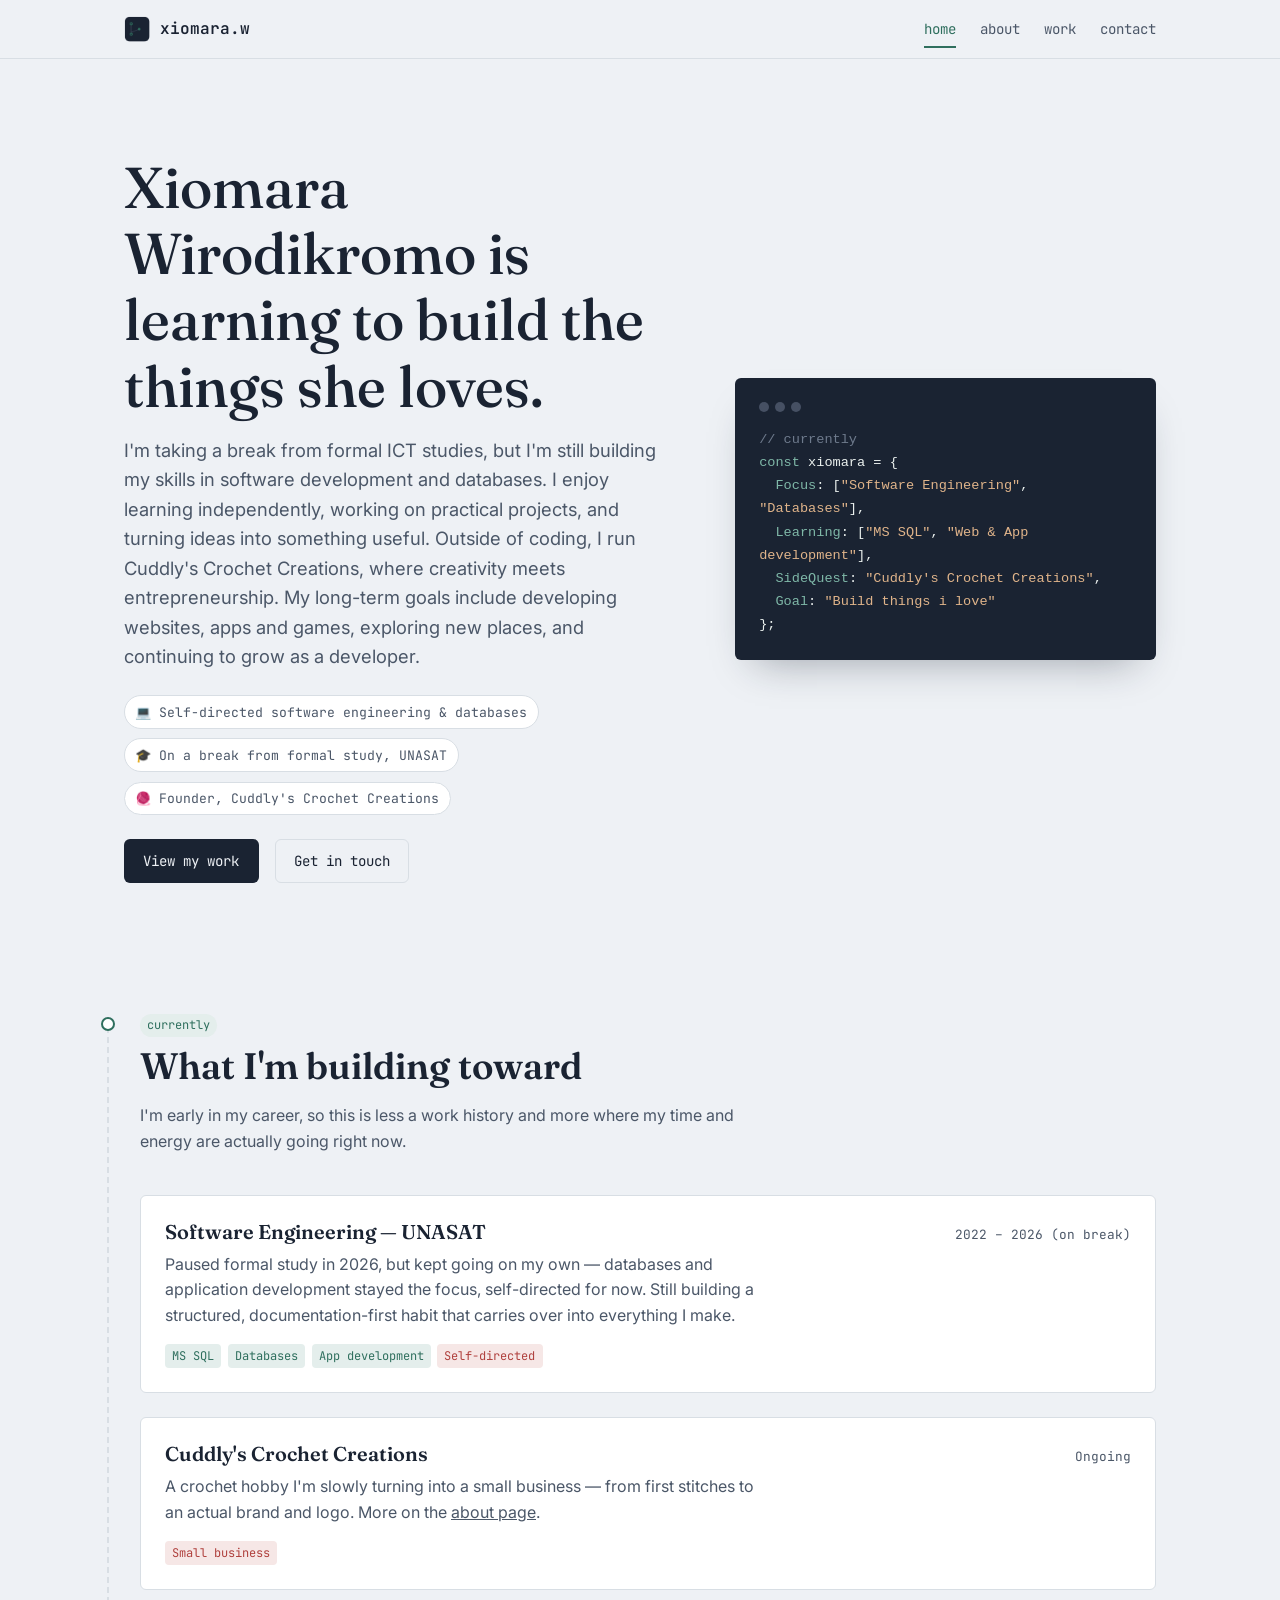
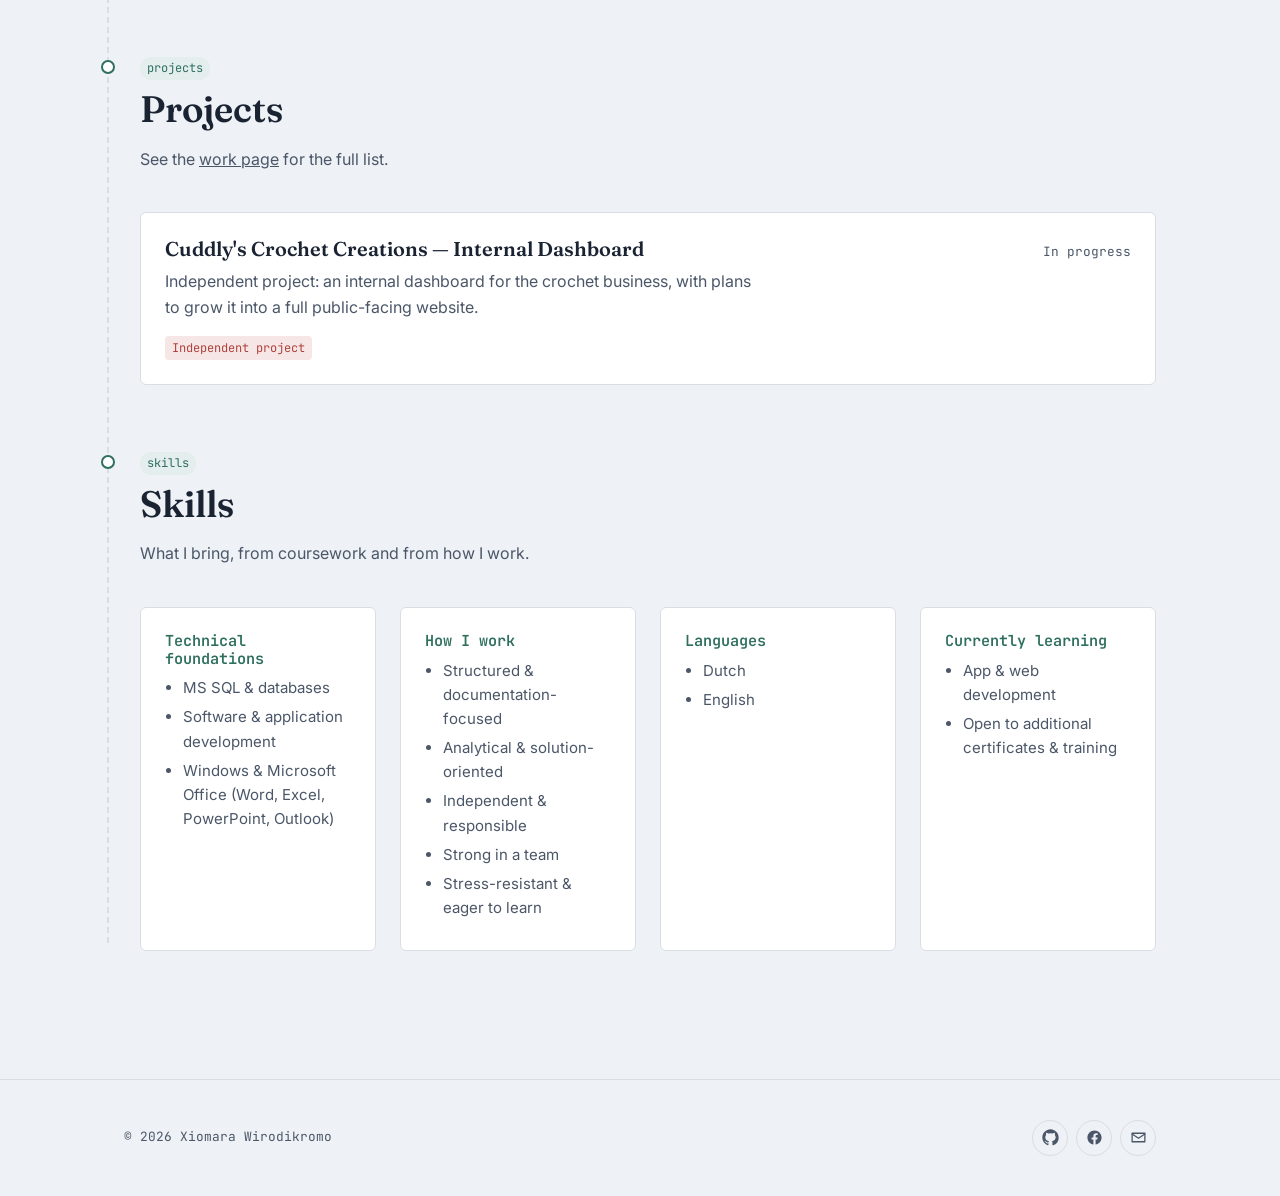
<file: index.html>
<!DOCTYPE html>
<html lang="en">
<head>
<meta charset="UTF-8">
<meta name="viewport" content="width=device-width, initial-scale=1.0">
<title>Xiomara Wirodikromo — Aspiring Software &amp; Game Developer</title>
<meta name="description" content="Portfolio of Xiomara Wirodikromo, a self-directed software developer building toward games and websites.">
<link rel="icon" href="./img/logo.png">
<link rel="preconnect" href="https://fonts.googleapis.com">
<link href="https://fonts.googleapis.com/css2?family=Fraunces:wght@400;500;600&family=Inter:wght@400;500;600&family=JetBrains+Mono:wght@400;500;600&display=swap" rel="stylesheet">
<link rel="stylesheet" href="./css/main.css">
</head>
<body>

<header class="site-header">
  <nav class="nav">
    <a href="./index.html" class="nav-brand">
      <img src="./img/logo.png" alt="" class="nav-logo">
      xiomara.w
    </a>
    <button class="nav-toggle" aria-label="Toggle menu" aria-expanded="false">
      <span></span>
    </button>
    <ul class="nav-links">
      <li><a href="./index.html">home</a></li>
      <li><a href="./about.html">about</a></li>
      <li><a href="./work.html">work</a></li>
      <li><a href="./contact.html">contact</a></li>
    </ul>
  </nav>
</header>

<main>

  <!-- HERO -->
  <section class="hero">
    <div class="container hero-grid">
      <div class="hero-copy">
        <h1>Xiomara Wirodikromo is learning to build the things she loves.</h1>
        <p class="lede">I'm taking a break from formal ICT studies, but I'm still 
          building my skills in software development and databases. I enjoy learning 
          independently, working on practical projects, and turning ideas into 
          something useful. Outside of coding, I run Cuddly's Crochet Creations, 
          where creativity meets entrepreneurship. My long-term goals include 
          developing websites, apps and games, exploring new places, and continuing to grow as a developer.</p>

        <ul class="hero-roles">
          <li>💻 Self-directed software engineering &amp; databases</li>
          <li>🎓 On a break from formal study, UNASAT</li>
          <li>🧶 Founder, Cuddly's Crochet Creations</li>
        </ul>

        <div class="hero-actions">
          <a href="./work.html" class="btn btn-primary">View my work</a>
          <a href="./contact.html" class="btn btn-ghost">Get in touch</a>
        </div>
      </div>

      <div class="hero-panel">
        <div class="panel-titlebar"><span></span><span></span><span></span></div>
        <pre><span class="c">// currently</span>
<span class="k">const</span> xiomara = {
  <span class="k">Focus</span>: [<span class="s">"Software Engineering"</span>, <span class="s">"Databases"</span>],
  <span class="k">Learning</span>: [<span class="s">"MS SQL"</span>, <span class="s">"Web & App development"</span>],
  <span class="k">SideQuest</span>: <span class="s">"Cuddly's Crochet Creations"</span>,
  <span class="k">Goal</span>: <span class="s">"Build things i love"</span>
};</pre>
      </div>
    </div>
  </section>

  <!-- CURRENT FOCUS + PROJECTS + SKILLS, threaded on the branch line -->
  <section>
    <div class="container branch">

      <div class="branch-node reveal">
        <span class="commit-tag">currently</span>
        <div class="section-head">
          <h2>What I'm building toward</h2>
          <p>I'm early in my career, so this is less a work history and more
            where my time and energy are actually going right now.</p>
        </div>
        <div class="card-list">
          <article class="entry-card">
            <div class="entry-head">
              <h3>Software Engineering — UNASAT</h3>
              <span class="entry-meta">2022 – 2026 (on break)</span>
            </div>
            <p>Paused formal study in 2026, but kept going on my own —
              databases and application development stayed the focus,
              self-directed for now. Still building a structured,
              documentation-first habit that carries over into everything
              I make.</p>
            <div class="tag-row">
              <span class="tag">MS SQL</span>
              <span class="tag">Databases</span>
              <span class="tag">App development</span>
              <span class="tag flag">Self-directed</span>
            </div>
          </article>
          <article class="entry-card">
            <div class="entry-head">
              <h3>Cuddly's Crochet Creations</h3>
              <span class="entry-meta">Ongoing</span>
            </div>
            <p>A crochet hobby I'm slowly turning into a small business —
              from first stitches to an actual brand and logo. More on the
              <a href="./about.html">about page</a>.</p>
            <div class="tag-row">
              <span class="tag flag">Small business</span>
            </div>
          </article>
        </div>
      </div>

      <div class="branch-node reveal">
        <span class="commit-tag">projects</span>
        <div class="section-head">
          <h2>Projects</h2>
          <p>See the <a href="./work.html">work page</a> for the full list.</p>
        </div>
        <div class="card-list">
          <article class="entry-card">
            <div class="entry-head">
              <h3>Cuddly's Crochet Creations — Internal Dashboard</h3>
              <span class="entry-meta">In progress</span>
            </div>
            <p>Independent project: an internal dashboard for the
              crochet business, with plans to grow it into a full
              public-facing website.</p>
            <div class="tag-row">
              <span class="tag flag">Independent project</span>
            </div>
          </article>
        </div>
      </div>

      <div class="branch-node reveal">
        <span class="commit-tag">skills</span>
        <div class="section-head">
          <h2>Skills</h2>
          <p>What I bring, from coursework and from how I work.</p>
        </div>
        <div class="skills-grid">
          <div class="skill-card">
            <h3>Technical foundations</h3>
            <ul>
              <li>MS SQL &amp; databases</li>
              <li>Software &amp; application development</li>
              <li>Windows &amp; Microsoft Office (Word, Excel, PowerPoint, Outlook)</li>
            </ul>
          </div>
          <div class="skill-card">
            <h3>How I work</h3>
            <ul>
              <li>Structured &amp; documentation-focused</li>
              <li>Analytical &amp; solution-oriented</li>
              <li>Independent &amp; responsible</li>
              <li>Strong in a team</li>
              <li>Stress-resistant &amp; eager to learn</li>
            </ul>
          </div>
          <div class="skill-card">
            <h3>Languages</h3>
            <ul>
              <li>Dutch</li>
              <li>English</li>
            </ul>
          </div>
          <div class="skill-card">
            <h3>Currently learning</h3>
            <ul>
              <li>App &amp; web development</li>
              <li>Open to additional certificates &amp; training</li>
            </ul>
          </div>
        </div>
      </div>

    </div>
  </section>

</main>

<footer class="site-footer">
  <div class="container footer-row">
    <span>© <span id="year"></span> Xiomara Wirodikromo</span>
    <ul class="footer-links">
      <li>
        <a href="https://github.com/WirodikromoX" target="_blank" rel="noopener" aria-label="GitHub">
          <svg viewBox="0 0 24 24" fill="currentColor" aria-hidden="true"><path d="M12 .5C5.73.5.5 5.73.5 12c0 5.08 3.29 9.39 7.86 10.91.57.1.78-.25.78-.55 0-.27-.01-1.17-.02-2.12-3.2.7-3.88-1.36-3.88-1.36-.52-1.33-1.28-1.69-1.28-1.69-1.04-.71.08-.7.08-.7 1.15.08 1.76 1.18 1.76 1.18 1.03 1.76 2.7 1.25 3.36.96.1-.75.4-1.25.73-1.54-2.55-.29-5.24-1.28-5.24-5.69 0-1.26.45-2.28 1.18-3.09-.12-.29-.51-1.46.11-3.05 0 0 .96-.31 3.15 1.18a10.9 10.9 0 0 1 5.74 0c2.19-1.49 3.15-1.18 3.15-1.18.62 1.59.23 2.76.11 3.05.74.81 1.18 1.83 1.18 3.09 0 4.42-2.69 5.4-5.25 5.68.41.36.78 1.08.78 2.18 0 1.57-.01 2.84-.01 3.23 0 .3.2.66.79.55A10.52 10.52 0 0 0 23.5 12C23.5 5.73 18.27.5 12 .5z"/></svg>
        </a>
      </li>
      <li>
        <a href="https://www.facebook.com/share/17tp4XzdbE/" target="_blank" rel="noopener" aria-label="Facebook">
          <svg viewBox="0 0 24 24" fill="currentColor" aria-hidden="true"><path d="M22 12.06C22 6.5 17.52 2 12 2S2 6.5 2 12.06c0 5 3.66 9.15 8.44 9.94v-7.03H7.9v-2.91h2.54V9.85c0-2.51 1.49-3.9 3.77-3.9 1.09 0 2.24.2 2.24.2v2.46h-1.26c-1.24 0-1.63.77-1.63 1.56v1.88h2.78l-.44 2.91h-2.34V22c4.78-.79 8.44-4.94 8.44-9.94z"/></svg>
        </a>
      </li>
      <li>
        <a href="./contact.html" aria-label="Contact">
          <svg viewBox="0 0 24 24" fill="none" stroke="currentColor" stroke-width="1.8" stroke-linecap="round" stroke-linejoin="round" aria-hidden="true"><path d="M3 6h18v12H3z"/><path d="m3 7 9 6 9-6"/></svg>
        </a>
      </li>
    </ul>
  </div>
</footer>

<script src="./js/main.js"></script>
</body>
</html>
</file>
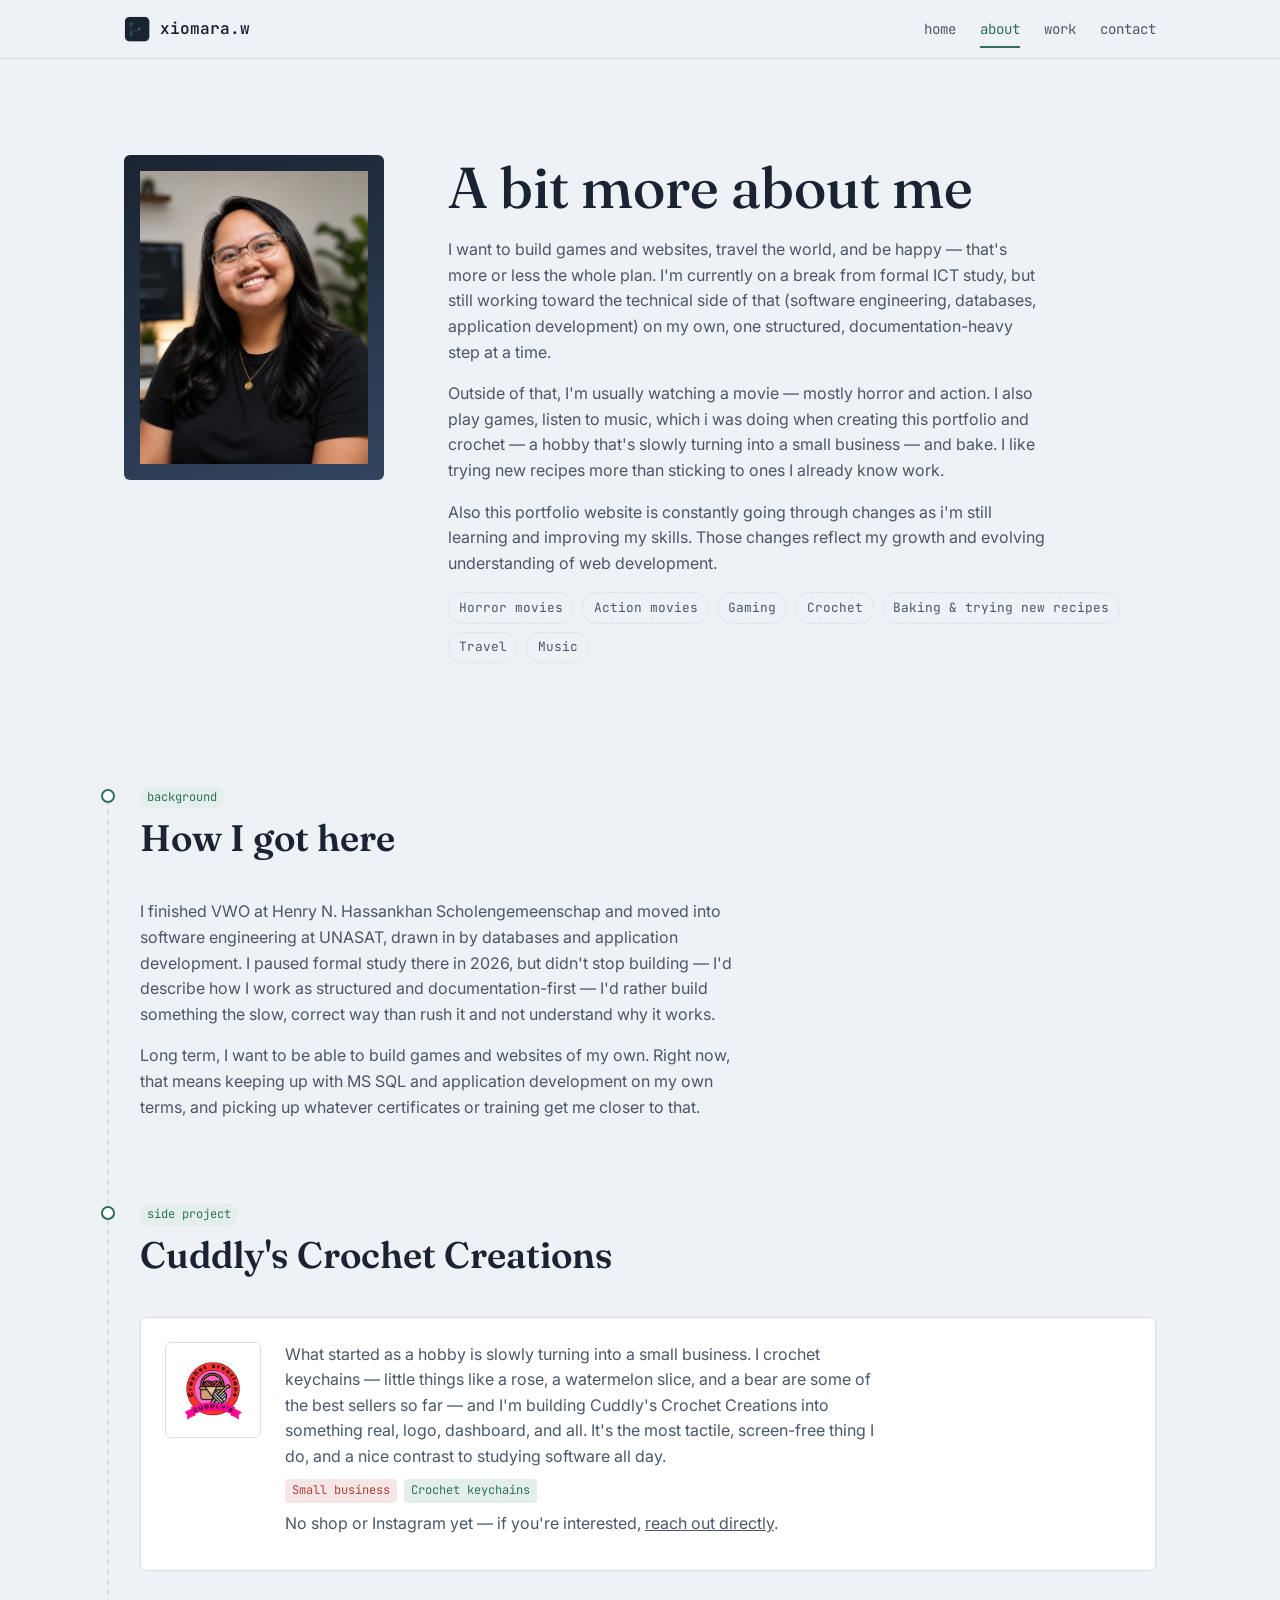
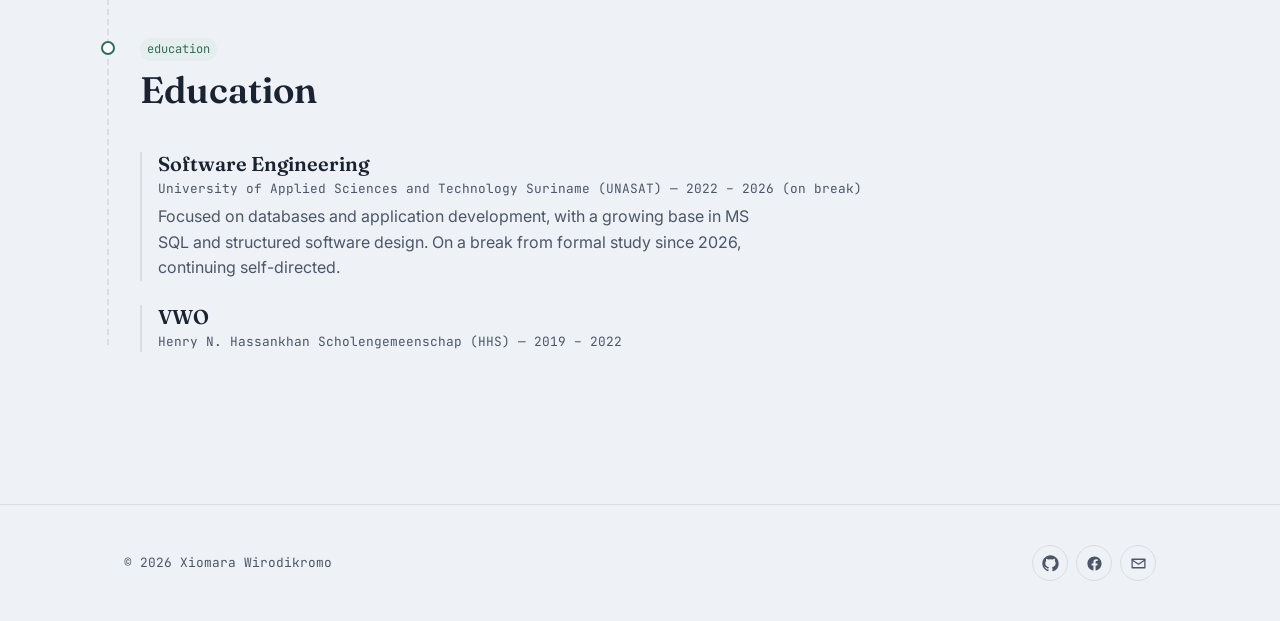
<file: about.html>
<!DOCTYPE html>
<html lang="en">
<head>
<meta charset="UTF-8">
<meta name="viewport" content="width=device-width, initial-scale=1.0">
<title>About — Xiomara Wirodikromo</title>
<meta name="description" content="Background, interests, and education for Xiomara Wirodikromo.">
<link rel="icon" href="./img/logo.png">
<link rel="preconnect" href="https://fonts.googleapis.com">
<link href="https://fonts.googleapis.com/css2?family=Fraunces:wght@400;500;600&family=Inter:wght@400;500;600&family=JetBrains+Mono:wght@400;500;600&display=swap" rel="stylesheet">
<link rel="stylesheet" href="./css/main.css">
<link rel="stylesheet" href="./css/about.css">
</head>
<body>

<header class="site-header">
  <nav class="nav">
    <a href="./index.html" class="nav-brand">
      <img src="./img/logo.png" alt="" class="nav-logo">
      xiomara.w
    </a>
    <button class="nav-toggle" aria-label="Toggle menu" aria-expanded="false">
      <span></span>
    </button>
    <ul class="nav-links">
      <li><a href="./index.html">home</a></li>
      <li><a href="./about.html">about</a></li>
      <li><a href="./work.html">work</a></li>
      <li><a href="./contact.html">contact</a></li>
    </ul>
  </nav>
</header>

<main>
  <section class="hero" style="padding-bottom: var(--space-4);">
    <div class="container about-grid">
      <div class="about-portrait reveal">
        <img src="./img/profile.jpg" alt="Xiomara Wirodikromo">
      </div>
      <div>
        <h1>A bit more about me</h1>
        <p class="lede">I want to build games and websites, travel the world,
          and be happy — that's more or less the whole plan. I'm currently on
          a break from formal ICT study, but still working toward the technical
          side of that (software engineering, databases, application
          development) on my own, one structured, documentation-heavy step
          at a time.</p>
        <p>Outside of that, I'm usually watching a movie — mostly horror and
          action. I also play games, listen to music, which i was doing when
          creating this portfolio and crochet — a
          hobby that's slowly turning into a small business — and bake. I like
          trying new recipes more than sticking to ones I already know work.</p>
          <p> Also this portfolio website is constantly going through changes as 
          i'm still learning and improving my skills. Those changes reflect 
          my growth and evolving understanding of web development.</p>

        <ul class="interest-tags">
          <li>Horror movies</li>
          <li>Action movies</li>
          <li>Gaming</li>
          <li>Crochet</li>
          <li>Baking &amp; trying new recipes</li>
          <li>Travel</li>
          <li>Music</li>
        </ul>
      </div>
    </div>
  </section>

  <section>
    <div class="container branch">

      <div class="branch-node reveal">
        <span class="commit-tag">background</span>
        <div class="section-head">
          <h2>How I got here</h2>
        </div>
        <p>I finished VWO at Henry N. Hassankhan Scholengemeenschap and moved
          into software engineering at UNASAT, drawn in by databases and
          application development. I paused formal study there in 2026, but
          didn't stop building — I'd describe how I work as structured and
          documentation-first — I'd rather build something the slow, correct
          way than rush it and not understand why it works.</p>
        <p>Long term, I want to be able to build games and websites of my own.
          Right now, that means keeping up with MS SQL and application
          development on my own terms, and picking up whatever certificates
          or training get me closer to that.</p>
         
      </div>

      <div class="branch-node reveal">
        <span class="commit-tag">side project</span>
        <div class="section-head">
          <h2>Cuddly's Crochet Creations</h2>
        </div>
        <div class="venture-card">
          <img src="./img/cuddlys-logo.png" alt="Cuddly's Crochet Creations logo" class="venture-logo">
          <div>
            <p>What started as a hobby is slowly turning into a small business.
              I crochet keychains — little things like a rose, a watermelon
              slice, and a bear are some of the best sellers so far — and I'm
              building Cuddly's Crochet Creations into something real, logo,
              dashboard, and all. It's the most tactile, screen-free thing I
              do, and a nice contrast to studying software all day.</p>
            <div class="tag-row">
              <span class="tag flag">Small business</span>
              <span class="tag">Crochet keychains</span>
            </div>
            <p style="margin-top: var(--space-1);">No shop or Instagram yet — if you're interested, <a href="./contact.html">reach out directly</a>.</p>
          </div>
        </div>
      </div>

      <div class="branch-node reveal">
        <span class="commit-tag">education</span>
        <div class="section-head">
          <h2>Education</h2>
        </div>

        <div class="edu-item">
          <h3>Software Engineering</h3>
          <span class="entry-meta">University of Applied Sciences and Technology Suriname (UNASAT) — 2022 – 2026 (on break)</span>
          <p>Focused on databases and application development, with a growing
            base in MS SQL and structured software design. On a break from
            formal study since 2026, continuing self-directed.</p>
        </div>

        <div class="edu-item">
          <h3>VWO</h3>
          <span class="entry-meta">Henry N. Hassankhan Scholengemeenschap (HHS) — 2019 – 2022</span>
        </div>
      </div>

    </div>
  </section>
</main>

<footer class="site-footer">
  <div class="container footer-row">
    <span>© <span id="year"></span> Xiomara Wirodikromo</span>
    <ul class="footer-links">
      <li>
        <a href="https://github.com/WirodikromoX" target="_blank" rel="noopener" aria-label="GitHub">
          <svg viewBox="0 0 24 24" fill="currentColor" aria-hidden="true"><path d="M12 .5C5.73.5.5 5.73.5 12c0 5.08 3.29 9.39 7.86 10.91.57.1.78-.25.78-.55 0-.27-.01-1.17-.02-2.12-3.2.7-3.88-1.36-3.88-1.36-.52-1.33-1.28-1.69-1.28-1.69-1.04-.71.08-.7.08-.7 1.15.08 1.76 1.18 1.76 1.18 1.03 1.76 2.7 1.25 3.36.96.1-.75.4-1.25.73-1.54-2.55-.29-5.24-1.28-5.24-5.69 0-1.26.45-2.28 1.18-3.09-.12-.29-.51-1.46.11-3.05 0 0 .96-.31 3.15 1.18a10.9 10.9 0 0 1 5.74 0c2.19-1.49 3.15-1.18 3.15-1.18.62 1.59.23 2.76.11 3.05.74.81 1.18 1.83 1.18 3.09 0 4.42-2.69 5.4-5.25 5.68.41.36.78 1.08.78 2.18 0 1.57-.01 2.84-.01 3.23 0 .3.2.66.79.55A10.52 10.52 0 0 0 23.5 12C23.5 5.73 18.27.5 12 .5z"/></svg>
        </a>
      </li>
      <li>
        <a href="https://www.facebook.com/share/17tp4XzdbE/" target="_blank" rel="noopener" aria-label="Facebook">
          <svg viewBox="0 0 24 24" fill="currentColor" aria-hidden="true"><path d="M22 12.06C22 6.5 17.52 2 12 2S2 6.5 2 12.06c0 5 3.66 9.15 8.44 9.94v-7.03H7.9v-2.91h2.54V9.85c0-2.51 1.49-3.9 3.77-3.9 1.09 0 2.24.2 2.24.2v2.46h-1.26c-1.24 0-1.63.77-1.63 1.56v1.88h2.78l-.44 2.91h-2.34V22c4.78-.79 8.44-4.94 8.44-9.94z"/></svg>
        </a>
      </li>
      <li>
        <a href="./contact.html" aria-label="Contact">
          <svg viewBox="0 0 24 24" fill="none" stroke="currentColor" stroke-width="1.8" stroke-linecap="round" stroke-linejoin="round" aria-hidden="true"><path d="M3 6h18v12H3z"/><path d="m3 7 9 6 9-6"/></svg>
        </a>
      </li>
    </ul>
  </div>
</footer>

<script src="./js/main.js"></script>
<script src="./js/about.js"></script>
</body>
</html>
</file>
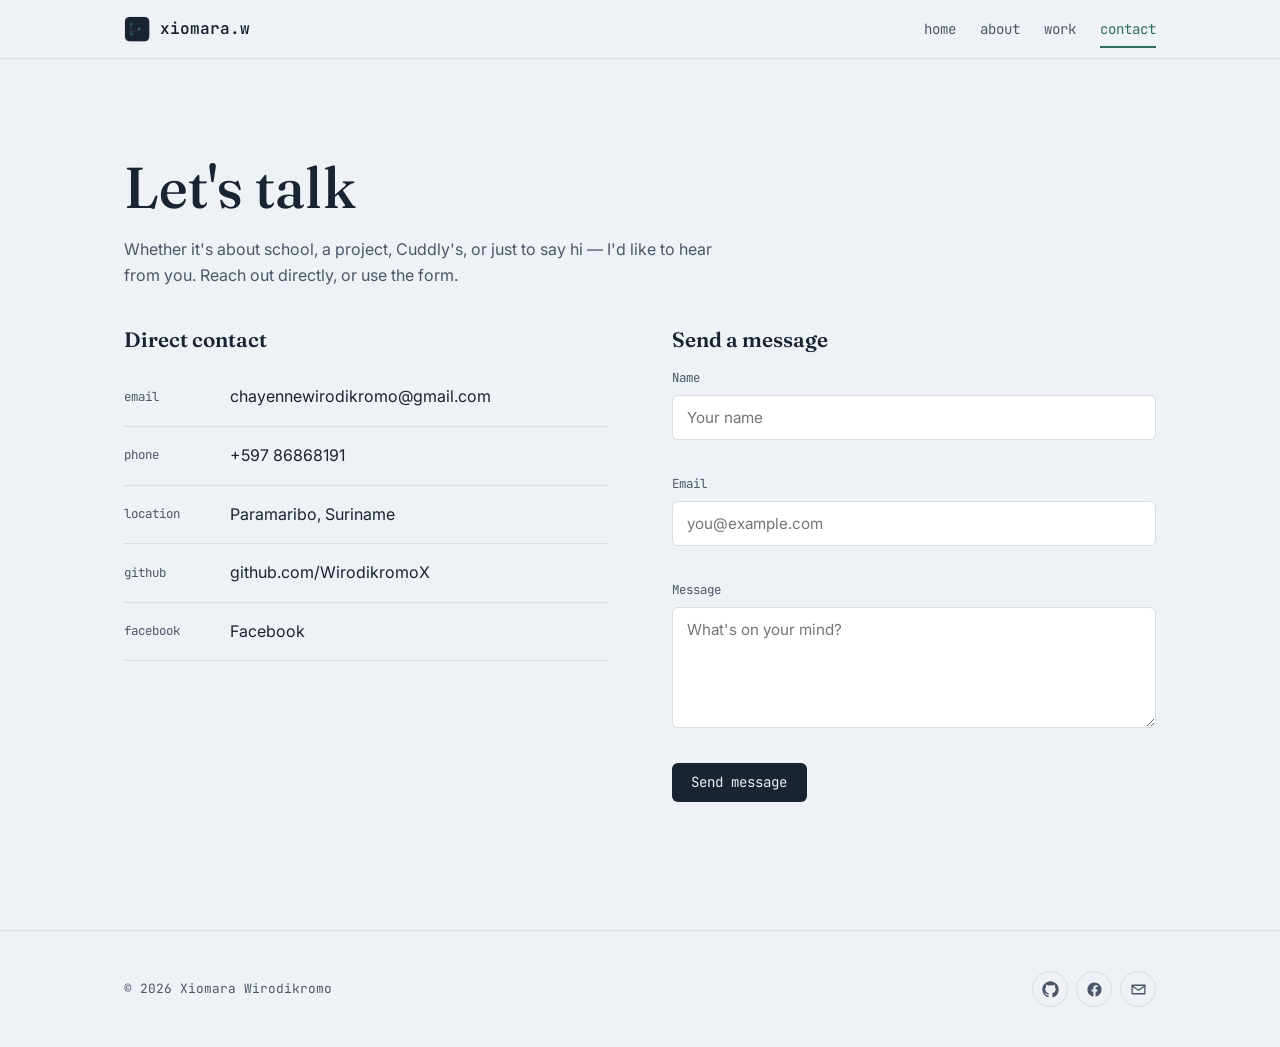
<file: contact.html>
<!DOCTYPE html>
<html lang="en">
<head>
<meta charset="UTF-8">
<meta name="viewport" content="width=device-width, initial-scale=1.0">
<title>Contact — Xiomara Wirodikromo</title>
<meta name="description" content="Get in touch with Xiomara Wirodikromo.">
<link rel="icon" href="./img/logo.png">
<link rel="preconnect" href="https://fonts.googleapis.com">
<link href="https://fonts.googleapis.com/css2?family=Fraunces:wght@400;500;600&family=Inter:wght@400;500;600&family=JetBrains+Mono:wght@400;500;600&display=swap" rel="stylesheet">
<link rel="stylesheet" href="./css/main.css">
<link rel="stylesheet" href="./css/contact.css">
</head>
<body>

<header class="site-header">
  <nav class="nav">
    <a href="./index.html" class="nav-brand">
      <img src="./img/logo.png" alt="" class="nav-logo">
      xiomara.w
    </a>
    <button class="nav-toggle" aria-label="Toggle menu" aria-expanded="false">
      <span></span>
    </button>
    <ul class="nav-links">
      <li><a href="./index.html">home</a></li>
      <li><a href="./about.html">about</a></li>
      <li><a href="./work.html">work</a></li>
      <li><a href="./contact.html">contact</a></li>
    </ul>
  </nav>
</header>

<main>
  <section class="hero" style="padding-bottom: var(--space-3);">
    <div class="container">
      <h1>Let's talk</h1>
      <p class="lede">Whether it's about school, a project, Cuddly's, or just
        to say hi — I'd like to hear from you. Reach out directly, or use
        the form.</p>
    </div>
  </section>

  <section style="padding-top: 0;">
    <div class="container contact-grid">

      <div class="reveal">
        <h2 style="font-size:1.3rem;">Direct contact</h2>
        <ul class="contact-list">
          <li>
            <span class="label">email</span>
            <a href="mailto:chayennewirodikromo@gmail.com">chayennewirodikromo@gmail.com</a>
          </li>
          <li>
            <span class="label">phone</span>
            <a href="tel:+59786868191">+597 86868191</a>
          </li>
          <li>
            <span class="label">location</span>
            <span>Paramaribo, Suriname</span>
          </li>
          <li>
            <span class="label">github</span>
            <a href="https://github.com/WirodikromoX" target="_blank" rel="noopener">github.com/WirodikromoX</a>
          </li>
          <li>
            <span class="label">facebook</span>
            <a href="https://www.facebook.com/share/17tp4XzdbE/" target="_blank" rel="noopener">Facebook</a>
          </li>
        </ul>
      </div>

      <div class="reveal">
        <h2 style="font-size:1.3rem;">Send a message</h2>
        <form class="contact-form" id="contact-form" action="https://formspree.io/f/xqerjnkv" method="POST" novalidate>
          <div class="field">
            <label for="name">Name</label>
            <input type="text" id="name" name="name" placeholder="Your name" required>
            <span class="error-msg"></span>
          </div>
          <div class="field">
            <label for="email">Email</label>
            <input type="email" id="email" name="email" placeholder="you@example.com" required>
            <span class="error-msg"></span>
          </div>
          <div class="field">
            <label for="message">Message</label>
            <textarea id="message" name="message" rows="5" placeholder="What's on your mind?" required></textarea>
            <span class="error-msg"></span>
          </div>
          <div>
            <button type="submit" class="btn btn-primary">Send message</button>
          </div>
          <p id="form-status" class="form-status" role="status"></p>
        </form>
      </div>

    </div>
  </section>
</main>

<footer class="site-footer">
  <div class="container footer-row">
    <span>© <span id="year"></span> Xiomara Wirodikromo</span>
    <ul class="footer-links">
      <li>
        <a href="https://github.com/WirodikromoX" target="_blank" rel="noopener" aria-label="GitHub">
          <svg viewBox="0 0 24 24" fill="currentColor" aria-hidden="true"><path d="M12 .5C5.73.5.5 5.73.5 12c0 5.08 3.29 9.39 7.86 10.91.57.1.78-.25.78-.55 0-.27-.01-1.17-.02-2.12-3.2.7-3.88-1.36-3.88-1.36-.52-1.33-1.28-1.69-1.28-1.69-1.04-.71.08-.7.08-.7 1.15.08 1.76 1.18 1.76 1.18 1.03 1.76 2.7 1.25 3.36.96.1-.75.4-1.25.73-1.54-2.55-.29-5.24-1.28-5.24-5.69 0-1.26.45-2.28 1.18-3.09-.12-.29-.51-1.46.11-3.05 0 0 .96-.31 3.15 1.18a10.9 10.9 0 0 1 5.74 0c2.19-1.49 3.15-1.18 3.15-1.18.62 1.59.23 2.76.11 3.05.74.81 1.18 1.83 1.18 3.09 0 4.42-2.69 5.4-5.25 5.68.41.36.78 1.08.78 2.18 0 1.57-.01 2.84-.01 3.23 0 .3.2.66.79.55A10.52 10.52 0 0 0 23.5 12C23.5 5.73 18.27.5 12 .5z"/></svg>
        </a>
      </li>
      <li>
        <a href="https://www.facebook.com/share/17tp4XzdbE/" target="_blank" rel="noopener" aria-label="Facebook">
          <svg viewBox="0 0 24 24" fill="currentColor" aria-hidden="true"><path d="M22 12.06C22 6.5 17.52 2 12 2S2 6.5 2 12.06c0 5 3.66 9.15 8.44 9.94v-7.03H7.9v-2.91h2.54V9.85c0-2.51 1.49-3.9 3.77-3.9 1.09 0 2.24.2 2.24.2v2.46h-1.26c-1.24 0-1.63.77-1.63 1.56v1.88h2.78l-.44 2.91h-2.34V22c4.78-.79 8.44-4.94 8.44-9.94z"/></svg>
        </a>
      </li>
      <li>
        <a href="./contact.html" aria-label="Contact">
          <svg viewBox="0 0 24 24" fill="none" stroke="currentColor" stroke-width="1.8" stroke-linecap="round" stroke-linejoin="round" aria-hidden="true"><path d="M3 6h18v12H3z"/><path d="m3 7 9 6 9-6"/></svg>
        </a>
      </li>
    </ul>
  </div>
</footer>

<script src="./js/main.js"></script>
<script src="./js/contact.js"></script>
</body>
</html>
</file>
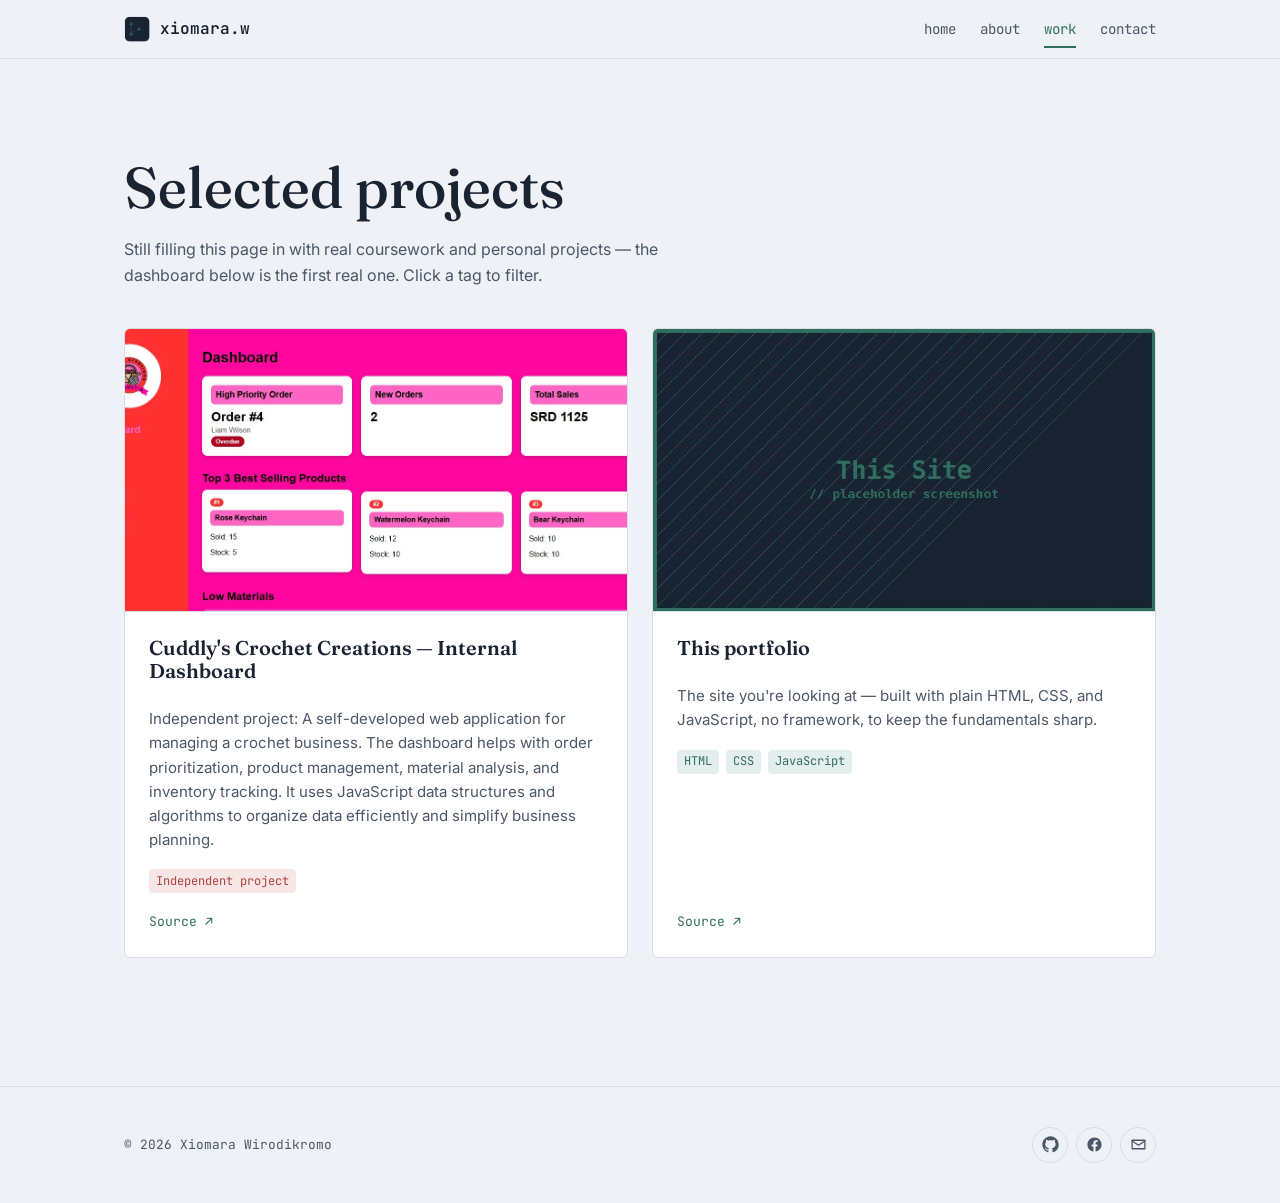
<file: work.html>
<!DOCTYPE html>
<html lang="en">
<head>
<meta charset="UTF-8">
<meta name="viewport" content="width=device-width, initial-scale=1.0">
<title>Work — Xiomara Wirodikromo</title>
<meta name="description" content="Selected projects built by Xiomara Wirodikromo.">
<link rel="icon" href="./img/logo.png">
<link rel="preconnect" href="https://fonts.googleapis.com">
<link href="https://fonts.googleapis.com/css2?family=Fraunces:wght@400;500;600&family=Inter:wght@400;500;600&family=JetBrains+Mono:wght@400;500;600&display=swap" rel="stylesheet">
<link rel="stylesheet" href="./css/main.css">
<link rel="stylesheet" href="./css/work.css">
</head>
<body>

<header class="site-header">
  <nav class="nav">
    <a href="./index.html" class="nav-brand">
      <img src="./img/logo.png" alt="" class="nav-logo">
      xiomara.w
    </a>
    <button class="nav-toggle" aria-label="Toggle menu" aria-expanded="false">
      <span></span>
    </button>
    <ul class="nav-links">
      <li><a href="./index.html">home</a></li>
      <li><a href="./about.html">about</a></li>
      <li><a href="./work.html">work</a></li>
      <li><a href="./contact.html">contact</a></li>
    </ul>
  </nav>
</header>

<main>
  <section class="hero" style="padding-bottom: var(--space-3);">
    <div class="container">
      <h1>Selected projects</h1>
      <p class="lede">Still filling this page in with real coursework and
        personal projects — the dashboard below is the first real one.
        Click a tag to filter.</p>
    </div>
  </section>

  <section style="padding-top: 0;">
    <div class="container">
      <div class="project-grid">

        <article class="project-card reveal">
          <div class="project-thumb">
            <img src="./img/projects/project-1.jpg" alt="Screenshot of the Cuddly's Crochet Creations internal dashboard, showing order priority, new orders, total sales, top-selling products, and low material stock">
          </div>
          <div class="project-body">
            <h3>Cuddly's Crochet Creations — Internal Dashboard</h3>
            <p>Independent project: A self-developed web application 
              for managing a crochet business. The dashboard helps 
              with order prioritization, product management, material 
              analysis, and inventory tracking. It uses JavaScript 
              data structures and algorithms to organize data 
              efficiently and simplify business planning.</p>
            <div class="tag-row">
              <span class="tag flag">Independent project</span>
            </div>
            <div class="project-links">
              <a href="https://github.com/WirodikromoX/crochet_creations" target="_blank" rel="noopener">Source ↗</a>
            </div>
          </div>
        </article>

        <article class="project-card reveal">
          <div class="project-thumb">
            <img src="./img/projects/project-2.jpg" alt="Screenshot of this portfolio site">
          </div>
          <div class="project-body">
            <h3>This portfolio</h3>
            <p>The site you're looking at — built with plain HTML, CSS, and
              JavaScript, no framework, to keep the fundamentals sharp.</p>
            <div class="tag-row">
              <span class="tag">HTML</span>
              <span class="tag">CSS</span>
              <span class="tag">JavaScript</span>
            </div>
            <div class="project-links">
              <a href="#">Source ↗</a>
            </div>
          </div>
        </article>

      </div>
    </div>
  </section>
</main>

<footer class="site-footer">
  <div class="container footer-row">
    <span>© <span id="year"></span> Xiomara Wirodikromo</span>
    <ul class="footer-links">
      <li>
        <a href="https://github.com/WirodikromoX" target="_blank" rel="noopener" aria-label="GitHub">
          <svg viewBox="0 0 24 24" fill="currentColor" aria-hidden="true"><path d="M12 .5C5.73.5.5 5.73.5 12c0 5.08 3.29 9.39 7.86 10.91.57.1.78-.25.78-.55 0-.27-.01-1.17-.02-2.12-3.2.7-3.88-1.36-3.88-1.36-.52-1.33-1.28-1.69-1.28-1.69-1.04-.71.08-.7.08-.7 1.15.08 1.76 1.18 1.76 1.18 1.03 1.76 2.7 1.25 3.36.96.1-.75.4-1.25.73-1.54-2.55-.29-5.24-1.28-5.24-5.69 0-1.26.45-2.28 1.18-3.09-.12-.29-.51-1.46.11-3.05 0 0 .96-.31 3.15 1.18a10.9 10.9 0 0 1 5.74 0c2.19-1.49 3.15-1.18 3.15-1.18.62 1.59.23 2.76.11 3.05.74.81 1.18 1.83 1.18 3.09 0 4.42-2.69 5.4-5.25 5.68.41.36.78 1.08.78 2.18 0 1.57-.01 2.84-.01 3.23 0 .3.2.66.79.55A10.52 10.52 0 0 0 23.5 12C23.5 5.73 18.27.5 12 .5z"/></svg>
        </a>
      </li>
      <li>
        <a href="https://www.facebook.com/share/17tp4XzdbE/" target="_blank" rel="noopener" aria-label="Facebook">
          <svg viewBox="0 0 24 24" fill="currentColor" aria-hidden="true"><path d="M22 12.06C22 6.5 17.52 2 12 2S2 6.5 2 12.06c0 5 3.66 9.15 8.44 9.94v-7.03H7.9v-2.91h2.54V9.85c0-2.51 1.49-3.9 3.77-3.9 1.09 0 2.24.2 2.24.2v2.46h-1.26c-1.24 0-1.63.77-1.63 1.56v1.88h2.78l-.44 2.91h-2.34V22c4.78-.79 8.44-4.94 8.44-9.94z"/></svg>
        </a>
      </li>
      <li>
        <a href="./contact.html" aria-label="Contact">
          <svg viewBox="0 0 24 24" fill="none" stroke="currentColor" stroke-width="1.8" stroke-linecap="round" stroke-linejoin="round" aria-hidden="true"><path d="M3 6h18v12H3z"/><path d="m3 7 9 6 9-6"/></svg>
        </a>
      </li>
    </ul>
  </div>
</footer>

<script src="./js/main.js"></script>
<script src="./js/work.js"></script>
</body>
</html>
</file>
<file: css/main.css>
/* =========================================================
   MAIN.CSS
   Loaded on every page. Contains:
   1) design tokens
   2) base/reset + typography
   3) shared components (nav, footer, buttons, branch line, reveal)
   4) home-page-specific sections (hero, experience, projects, skills)
      — index.html has no dedicated stylesheet of its own, so its
      page-specific rules live here since this IS the main page.
   ========================================================= */

/* ---------- 1) design tokens ---------- */
:root{
  --ink:        #1A2332;
  --ink-soft:   #4B5768;
  --paper:      #EEF1F5;
  --card:       #FFFFFF;
  --line:       #D8DEE4;
  --signal:     #2F6F5E;
  --signal-soft:#E4EEEC;
  --flag:       #B0413E;
  --flag-soft:  #F6E7E6;

  --font-display: "Fraunces", Georgia, "Times New Roman", serif;
  --font-body: "Inter", -apple-system, BlinkMacSystemFont, "Segoe UI", sans-serif;
  --font-mono: "JetBrains Mono", "SFMono-Regular", Consolas, monospace;

  --space-1: 0.5rem;
  --space-2: 1rem;
  --space-3: 1.5rem;
  --space-4: 2.5rem;
  --space-5: 4rem;
  --space-6: 6rem;

  --radius: 6px;
  --max-w: 1080px;
}

/* ---------- 2) base / reset / typography ---------- */
*, *::before, *::after{ box-sizing: border-box; }
html{ scroll-behavior: smooth; }

@media (prefers-reduced-motion: reduce){
  html{ scroll-behavior: auto; }
  *, *::before, *::after{
    animation-duration: 0.01ms !important;
    animation-iteration-count: 1 !important;
    transition-duration: 0.01ms !important;
  }
}

body{
  margin: 0;
  background: var(--paper);
  color: var(--ink);
  font-family: var(--font-body);
  font-size: 16px;
  line-height: 1.6;
  -webkit-font-smoothing: antialiased;
}

img{ max-width: 100%; display: block; }
a{ color: inherit; }

h1, h2, h3, h4{
  font-family: var(--font-display);
  font-weight: 600;
  line-height: 1.15;
  margin: 0 0 var(--space-2);
  color: var(--ink);
}
h1{ font-size: clamp(2.4rem, 5vw, 3.6rem); font-weight: 500; }
h2{ font-size: clamp(1.7rem, 3vw, 2.3rem); }
h3{ font-size: 1.25rem; }
p{ margin: 0 0 var(--space-2); color: var(--ink-soft); max-width: 60ch; }

.eyebrow{
  font-family: var(--font-mono);
  font-size: 0.78rem;
  letter-spacing: 0.04em;
  color: var(--signal);
  display: inline-flex;
  align-items: center;
  gap: 0.5em;
  margin-bottom: var(--space-2);
}
.eyebrow::before{ content: "//"; color: var(--line); }

.container{
  max-width: var(--max-w);
  margin: 0 auto;
  padding: 0 var(--space-3);
}

a:focus-visible, button:focus-visible, input:focus-visible, textarea:focus-visible{
  outline: 2px solid var(--signal);
  outline-offset: 3px;
  border-radius: 3px;
}

section{ padding: var(--space-5) 0; }
.section-head{ margin-bottom: var(--space-4); max-width: 62ch; }

/* ---------- 3) shared components ---------- */

/* nav */
.site-header{
  position: sticky;
  top: 0;
  z-index: 50;
  background: rgba(238,241,245,0.88);
  backdrop-filter: blur(8px);
  border-bottom: 1px solid var(--line);
}
.nav{
  display: flex;
  align-items: center;
  justify-content: space-between;
  padding: var(--space-2) var(--space-3);
  max-width: var(--max-w);
  margin: 0 auto;
}
.nav-brand{
  font-family: var(--font-mono);
  font-weight: 600;
  font-size: 1rem;
  text-decoration: none;
  color: var(--ink);
  display: flex;
  align-items: center;
  gap: 0.6em;
}
.nav-brand .nav-logo{
  width: 26px; height: 26px;
  border-radius: 6px;
}
.nav-links{
  display: flex;
  gap: var(--space-3);
  list-style: none;
  margin: 0; padding: 0;
  font-family: var(--font-mono);
  font-size: 0.88rem;
}
.nav-links a{
  text-decoration: none;
  color: var(--ink-soft);
  padding: 0.3em 0;
  position: relative;
}
.nav-links a:hover, .nav-links a[aria-current="page"]{
  color: var(--signal);
}
.nav-links a[aria-current="page"]::after{
  content: "";
  position: absolute;
  left: 0; right: 0; bottom: -6px;
  height: 2px;
  background: var(--signal);
}
.nav-toggle{
  display: none;
  background: none;
  border: 1px solid var(--line);
  border-radius: var(--radius);
  width: 40px; height: 40px;
  cursor: pointer;
  align-items: center;
  justify-content: center;
}
.nav-toggle span, .nav-toggle span::before, .nav-toggle span::after{
  content: "";
  display: block;
  width: 18px; height: 2px;
  background: var(--ink);
  position: relative;
  transition: transform 0.2s ease, opacity 0.2s ease;
}
.nav-toggle span::before{ position: absolute; top: -6px; }
.nav-toggle span::after{ position: absolute; top: 6px; }

/* branch line — signature element, used on every page */
.branch{
  position: relative;
  padding-left: var(--space-4);
}
.branch::before{
  content: "";
  position: absolute;
  left: 7px; top: 6px; bottom: 6px;
  width: 2px;
  background: repeating-linear-gradient(
    to bottom, var(--line) 0 6px, transparent 6px 10px
  );
}
.branch-node{
  position: relative;
  padding-bottom: var(--space-5);
}
.branch-node:last-child{ padding-bottom: 0; }
.branch-node::before{
  content: "";
  position: absolute;
  left: calc(-1 * var(--space-4) + 1px);
  top: 6px;
  width: 14px; height: 14px;
  border-radius: 50%;
  background: var(--card);
  border: 2px solid var(--signal);
}
.branch-node .commit-tag{
  font-family: var(--font-mono);
  font-size: 0.75rem;
  color: var(--signal);
  background: var(--signal-soft);
  padding: 0.15em 0.6em;
  border-radius: 999px;
  display: inline-block;
  margin-bottom: var(--space-1);
}

/* buttons */
.btn{
  display: inline-flex;
  align-items: center;
  gap: 0.5em;
  font-family: var(--font-mono);
  font-size: 0.88rem;
  text-decoration: none;
  padding: 0.7em 1.3em;
  border-radius: var(--radius);
  border: 1px solid transparent;
  cursor: pointer;
  transition: transform 0.15s ease, background 0.15s ease, border-color 0.15s ease;
}
.btn-primary{ background: var(--ink); color: #EEF1F5; }
.btn-primary:hover{ transform: translateY(-2px); background: var(--signal); }
.btn-ghost{ background: transparent; border-color: var(--line); color: var(--ink); }
.btn-ghost:hover{ border-color: var(--signal); color: var(--signal); }

/* tags (shared across experience/project/skill cards) */
.tag-row{ display: flex; flex-wrap: wrap; gap: 0.4em; margin-top: var(--space-1); }
.tag{
  font-family: var(--font-mono);
  font-size: 0.75rem;
  padding: 0.2em 0.6em;
  border-radius: 4px;
  background: var(--signal-soft);
  color: var(--signal);
}
.tag.flag{ background: var(--flag-soft); color: var(--flag); }

/* reveal-on-scroll */
.reveal{ opacity: 0; transform: translateY(16px); transition: opacity 0.6s ease, transform 0.6s ease; }
.reveal.is-visible{ opacity: 1; transform: translateY(0); }

/* footer */
.site-footer{
  border-top: 1px solid var(--line);
  padding: var(--space-4) 0;
  margin-top: var(--space-5);
}
.footer-row{
  display: flex;
  justify-content: space-between;
  align-items: center;
  flex-wrap: wrap;
  gap: var(--space-2);
  font-family: var(--font-mono);
  font-size: 0.8rem;
  color: var(--ink-soft);
}
.footer-links{ display: flex; gap: var(--space-1); list-style: none; margin: 0; padding: 0; align-items: center; }
.footer-links a{
  text-decoration: none;
  color: var(--ink-soft);
  display: inline-flex;
  align-items: center;
  justify-content: center;
  width: 36px; height: 36px;
  border-radius: 50%;
  border: 1px solid var(--line);
  transition: color 0.15s ease, border-color 0.15s ease, background 0.15s ease, transform 0.15s ease;
}
.footer-links a:hover{
  color: var(--signal);
  border-color: var(--signal);
  background: var(--signal-soft);
  transform: translateY(-2px);
}
.footer-links svg{ width: 17px; height: 17px; }

/* ---------- 4) home page (index.html) ---------- */
.hero{ padding: var(--space-6) 0 var(--space-5); }
.hero-grid{
  display: grid;
  grid-template-columns: 1.3fr 1fr;
  gap: var(--space-5);
  align-items: center;
}
.hero-copy p.lede{ font-size: 1.15rem; color: var(--ink-soft); max-width: 52ch; }
.hero-roles{
  display: flex; flex-wrap: wrap; gap: 0.6em;
  margin: var(--space-3) 0; padding: 0; list-style: none;
}
.hero-roles li{
  font-family: var(--font-mono);
  font-size: 0.82rem;
  border: 1px solid var(--line);
  background: var(--card);
  padding: 0.4em 0.8em;
  border-radius: 999px;
  color: var(--ink-soft);
}
.hero-actions{ display: flex; gap: var(--space-2); margin-top: var(--space-3); flex-wrap: wrap; }

.hero-panel{
  background: var(--ink);
  color: #EAF0EE;
  border-radius: var(--radius);
  padding: var(--space-3);
  font-family: var(--font-mono);
  font-size: 0.85rem;
  box-shadow: 0 20px 40px -20px rgba(26,35,50,0.4);
}
.hero-panel .panel-titlebar{ display: flex; gap: 6px; margin-bottom: var(--space-2); }
.hero-panel .panel-titlebar span{ width: 10px; height: 10px; border-radius: 50%; background: #465063; }
.hero-panel pre{ margin: 0; white-space: pre-wrap; line-height: 1.7; }
.hero-panel .k{ color: #7FB8A8; }
.hero-panel .s{ color: #E0B48A; }
.hero-panel .c{ color: #6E7A8C; }

/* experience / project cards (home page summary lists) */
.card-list{ display: flex; flex-direction: column; gap: var(--space-3); }
.entry-card{
  background: var(--card);
  border: 1px solid var(--line);
  border-radius: var(--radius);
  padding: var(--space-3);
}
.entry-head{
  display: flex; justify-content: space-between; align-items: baseline;
  flex-wrap: wrap; gap: 0.5em; margin-bottom: 0.4em;
}
.entry-head h3{ margin: 0; }
.entry-meta{ font-family: var(--font-mono); font-size: 0.8rem; color: var(--ink-soft); white-space: nowrap; }

/* skills grid */
.skills-grid{
  display: grid;
  grid-template-columns: repeat(auto-fit, minmax(220px, 1fr));
  gap: var(--space-3);
}
.skill-card{ background: var(--card); border: 1px solid var(--line); border-radius: var(--radius); padding: var(--space-3); }
.skill-card h3{ font-family: var(--font-mono); font-size: 0.95rem; color: var(--signal); margin-bottom: 0.6em; }
.skill-card ul{ margin: 0; padding-left: 1.1em; color: var(--ink-soft); }
.skill-card li{ margin-bottom: 0.35em; font-size: 0.94rem; }

/* ---------- responsive (shared breakpoints) ---------- */
@media (max-width: 860px){
  .hero-grid{ grid-template-columns: 1fr; }
  .hero-panel{ order: -1; }
}

@media (max-width: 720px){
  .nav-toggle{ display: flex; }
  .nav-links{
    position: absolute;
    top: 100%; left: 0; right: 0;
    background: var(--paper);
    border-bottom: 1px solid var(--line);
    flex-direction: column;
    gap: 0;
    padding: var(--space-2) var(--space-3);
    display: none;
  }
  .nav-links.open{ display: flex; }
  .nav-links li{ padding: 0.7em 0; border-bottom: 1px solid var(--line); }
  .nav-links li:last-child{ border-bottom: none; }
  .branch{ padding-left: var(--space-3); }
  .branch-node::before{ left: calc(-1 * var(--space-3) + 1px); }
}

@media (max-width: 480px){
  .container{ padding: 0 var(--space-2); }
  .hero{ padding: var(--space-5) 0 var(--space-4); }
  h1{ font-size: 2.1rem; }
}
</file>
<file: css/about.css>
/* =========================================================
   ABOUT.CSS — styles specific to about.html
   Loaded after main.css.
   ========================================================= */

.about-grid{
  display: grid;
  grid-template-columns: 260px 1fr;
  gap: var(--space-5);
}
.about-portrait{
  aspect-ratio: 4/5;
  border-radius: var(--radius);
  overflow: hidden;
  background: linear-gradient(160deg, var(--ink), #33455F);
  display: flex;
  align-items: center;
  justify-content: center;
  color: #9FB6AC;
  font-family: var(--font-mono);
  font-size: 0.85rem;
  text-align: center;
  padding: var(--space-2);
}
.about-portrait img{ width: 100%; height: 100%; object-fit: cover; object-position: center 20%; }

.interest-tags{
  display: flex; flex-wrap: wrap; gap: 0.5em;
  padding: 0; list-style: none; margin: var(--space-2) 0;
}
.interest-tags li{
  font-family: var(--font-mono);
  font-size: 0.8rem;
  border: 1px dashed var(--line);
  padding: 0.35em 0.8em;
  border-radius: 999px;
  color: var(--ink-soft);
}

.edu-item{
  border-left: 2px solid var(--line);
  padding-left: var(--space-2);
  margin-bottom: var(--space-3);
}
.edu-item h3{ margin-bottom: 0.2em; }
.edu-item .entry-meta{
  display: block;
  margin-bottom: 0.4em;
  font-family: var(--font-mono);
  font-size: 0.8rem;
  color: var(--ink-soft);
}

.venture-card{
  display: flex;
  gap: var(--space-3);
  align-items: flex-start;
  background: var(--card);
  border: 1px solid var(--line);
  border-radius: var(--radius);
  padding: var(--space-3);
}
.venture-logo{
  width: 96px; height: 96px;
  flex-shrink: 0;
  border-radius: var(--radius);
  object-fit: cover;
  border: 1px solid var(--line);
}
.venture-card p{ margin-bottom: 0.6em; }

@media (max-width: 860px){
  .about-grid{ grid-template-columns: 1fr; }
  .about-portrait{ max-width: 260px; margin: 0 auto; }
}

@media (max-width: 560px){
  .venture-card{ flex-direction: column; align-items: center; text-align: center; }
}
</file>
<file: css/contact.css>
/* =========================================================
   CONTACT.CSS — styles specific to contact.html
   Loaded after main.css.
   ========================================================= */

.contact-grid{
  display: grid;
  grid-template-columns: 1fr 1fr;
  gap: var(--space-5);
  align-items: start;
}
.contact-list{ list-style: none; margin: 0; padding: 0; }
.contact-list li{
  display: flex;
  gap: var(--space-2);
  padding: var(--space-2) 0;
  border-bottom: 1px solid var(--line);
}
.contact-list .label{
  font-family: var(--font-mono);
  font-size: 0.78rem;
  color: var(--ink-soft);
  width: 90px;
  flex-shrink: 0;
  padding-top: 0.2em;
}
.contact-list a{ text-decoration: none; color: var(--ink); }
.contact-list a:hover{ color: var(--signal); }

form.contact-form{ display: flex; flex-direction: column; gap: var(--space-2); }
.field{ display: flex; flex-direction: column; gap: 0.4em; }
.field label{ font-family: var(--font-mono); font-size: 0.78rem; color: var(--ink-soft); }
.field input, .field textarea{
  font-family: var(--font-body);
  font-size: 0.95rem;
  padding: 0.8em 0.9em;
  border-radius: var(--radius);
  border: 1px solid var(--line);
  background: var(--card);
  color: var(--ink);
  resize: vertical;
}
.field input:invalid:not(:placeholder-shown),
.field textarea:invalid:not(:placeholder-shown){
  border-color: var(--flag);
}
.field .error-msg{
  font-family: var(--font-mono);
  font-size: 0.75rem;
  color: var(--flag);
  min-height: 1em;
}
.form-status{
  font-family: var(--font-mono);
  font-size: 0.85rem;
  padding: 0.8em 1em;
  border-radius: var(--radius);
  display: none;
}
.form-status.show{ display: block; }
.form-status.ok{ background: var(--signal-soft); color: var(--signal); }
.form-status.err{ background: var(--flag-soft); color: var(--flag); }

@media (max-width: 860px){
  .contact-grid{ grid-template-columns: 1fr; }
}
</file>
<file: css/work.css>
/* =========================================================
   WORK.CSS — styles specific to work.html
   Loaded after main.css.
   ========================================================= */

.project-grid{
  display: grid;
  grid-template-columns: repeat(auto-fit, minmax(300px, 1fr));
  gap: var(--space-3);
}
.project-card{
  background: var(--card);
  border: 1px solid var(--line);
  border-radius: var(--radius);
  overflow: hidden;
  display: flex;
  flex-direction: column;
}
.project-thumb{
  aspect-ratio: 16/9;
  overflow: hidden;
  border-bottom: 1px solid var(--line);
  background: var(--signal-soft);
}
.project-thumb img{
  width: 100%; height: 100%;
  object-fit: cover;
  transition: transform 0.35s ease;
}
.project-card:hover .project-thumb img{ transform: scale(1.04); }

.project-body{ padding: var(--space-3); display: flex; flex-direction: column; gap: 0.6em; flex: 1; }
.project-body p{ font-size: 0.94rem; margin: 0; }
.project-links{ margin-top: auto; display: flex; gap: var(--space-2); padding-top: var(--space-1); }
.project-links a{
  font-family: var(--font-mono);
  font-size: 0.82rem;
  text-decoration: none;
  color: var(--signal);
  border-bottom: 1px solid transparent;
}
.project-links a:hover{ border-color: var(--signal); }
</file>
